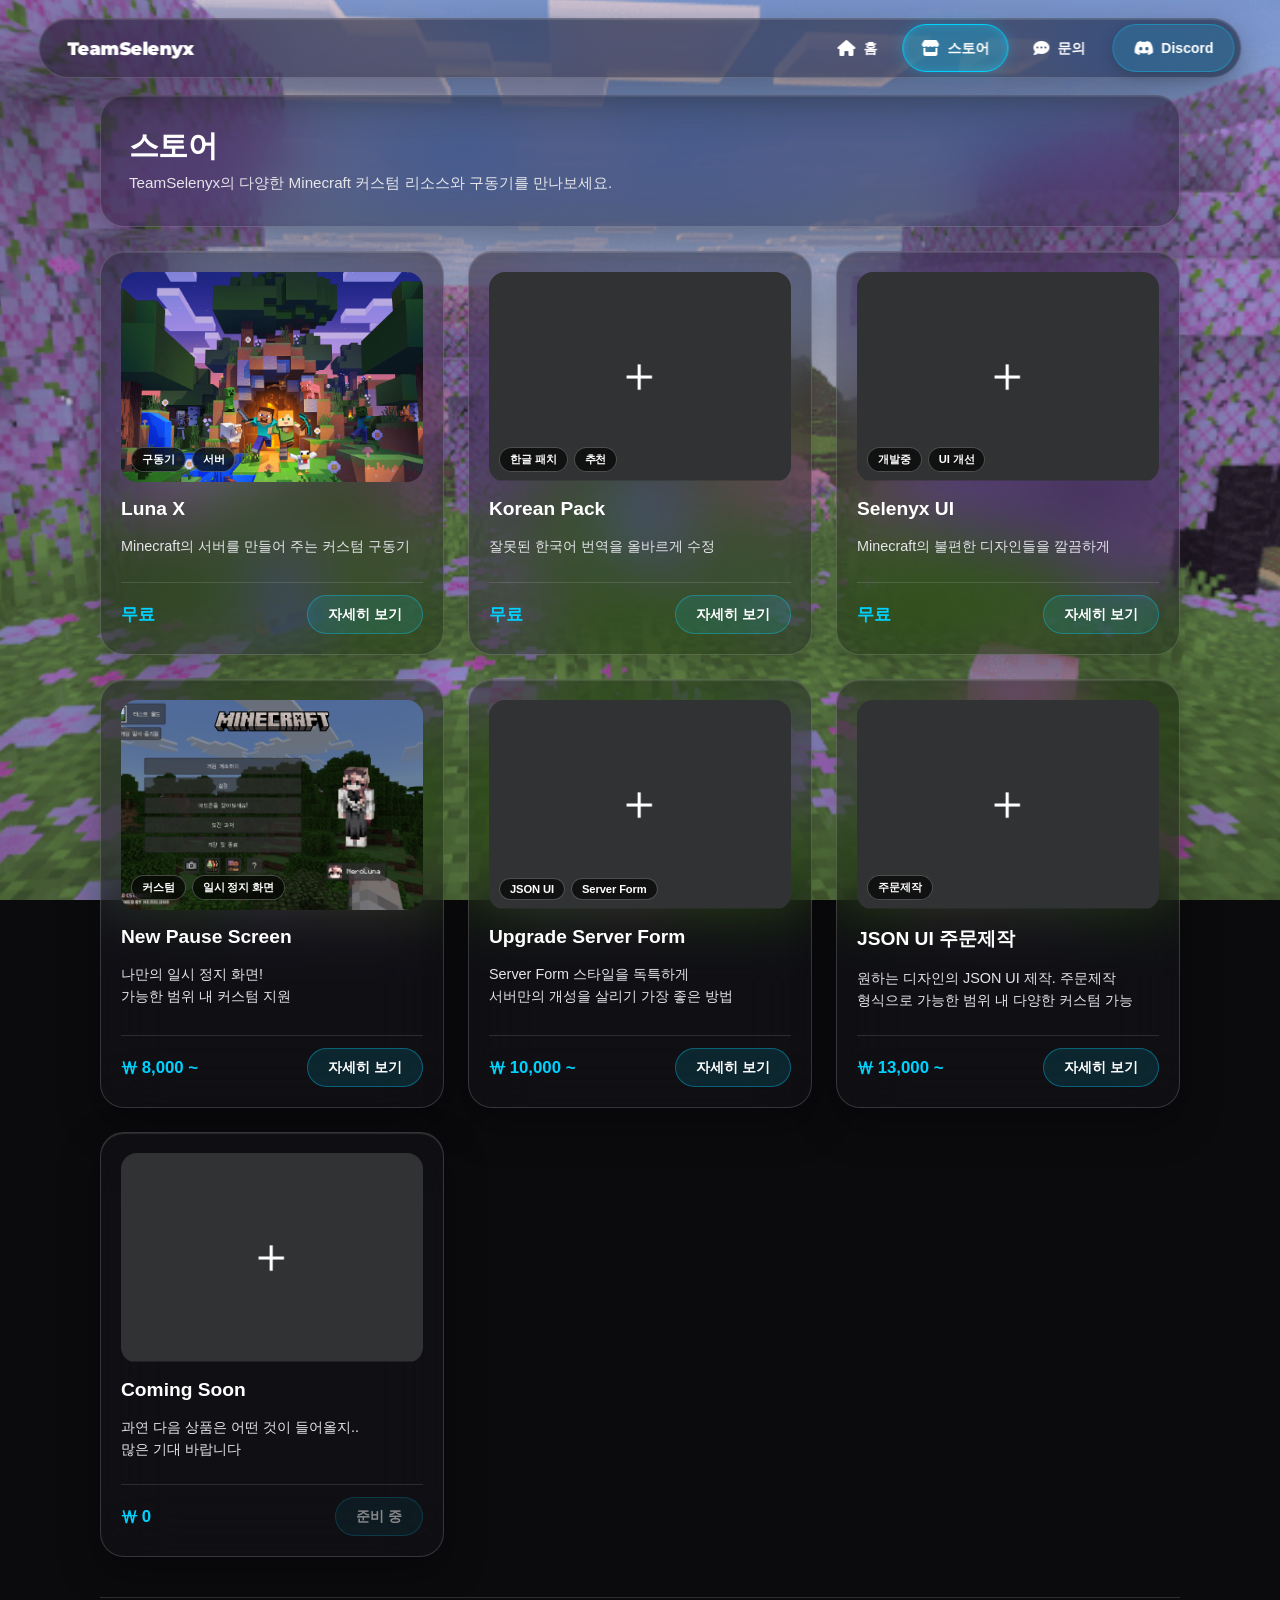
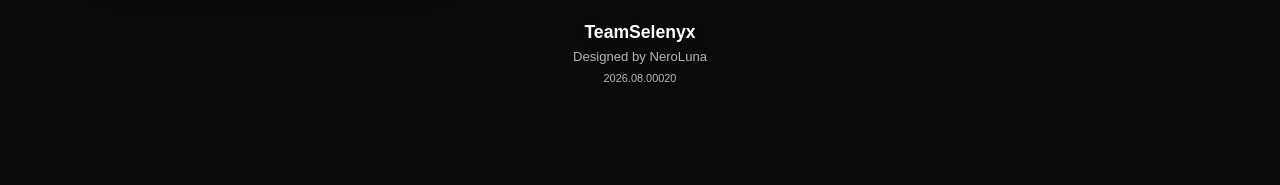
<file: store.html>
<!DOCTYPE html>
<html lang="ko">
<head>
    <meta charset="UTF-8">
    <meta name="viewport" content="width=device-width, initial-scale=1.0, maximum-scale=1.0, user-scalable=no, viewport-fit=cover">
    <meta name="theme-color" content="transparent">
    <meta name="apple-mobile-web-app-capable" content="yes">
    <meta name="apple-mobile-web-app-status-bar-style" content="black-translucent">
    <title>TeamSelenyx - 스토어</title>
    <link rel="icon" type="image/png" href="image/icon.png">
    <link rel="apple-touch-icon" href="image/logo.png">

    <link rel="stylesheet" href="css/style.css">
    <link rel="stylesheet" href="https://cdnjs.cloudflare.com/ajax/libs/font-awesome/6.5.2/css/all.min.css">
</head>
<body>

    <div id="common-bg"></div>
    <div id="common-header"></div>
    <div id="common-mobile-nav"></div>

    <div class="container">
        
        <section class="store-header-card">
            <div class="store-header-content">
                <h1 class="store-header-title">스토어</h1>
                <p class="store-header-sub">TeamSelenyx의 다양한 Minecraft 커스텀 리소스와 구동기를 만나보세요.</p>
            </div>
        </section>

        <section class="product-grid">
            <article class="product-card">
                <div class="product-card-media">
                    <img src="image/product_image_00000.png" alt="Luna X">
                    <div class="card-tag-wrapper">
                        <span class="tag-badge">구동기</span>
                        <span class="tag-badge">서버</span>
                    </div>
                </div>
                <h3 class="product-card-title">Luna X</h3>
                <p class="product-card-desc">Minecraft의 서버를 만들어 주는 커스텀 구동기</p>
                <div class="product-card-footer">
                    <span class="product-card-price">무료</span>
                    <a href="product.html?id=lunax" class="btn-card-buy">자세히 보기</a>
                </div>
            </article>

            <article class="product-card">
                <div class="product-card-media">
                    <img src="image/product_image_plus.png" alt="Korean Pack">
                    <div class="card-tag-wrapper">
                        <span class="tag-badge">한글 패치</span>
                        <span class="tag-badge">추천</span>
                    </div>
                </div>
                <h3 class="product-card-title">Korean Pack</h3>
                <p class="product-card-desc">잘못된 한국어 번역을 올바르게 수정</p>
                <div class="product-card-footer">
                    <span class="product-card-price">무료</span>
                    <a href="product.html?id=koreanpack" class="btn-card-buy">자세히 보기</a>
                </div>
            </article>

            <article class="product-card">
                <div class="product-card-media">
                    <img src="image/product_image_plus.png" alt="Selenyx UI">
                    <div class="card-tag-wrapper">
                        <span class="tag-badge">개발중</span>
                        <span class="tag-badge">UI 개선</span>
                    </div>
                </div>
                <h3 class="product-card-title">Selenyx UI</h3>
                <p class="product-card-desc">Minecraft의 불편한 디자인들을 깔끔하게</p>
                <div class="product-card-footer">
                    <span class="product-card-price">무료</span>
                    <a href="product.html?id=selenyxui" class="btn-card-buy">자세히 보기</a>
                </div>
            </article>

            <article class="product-card">
                <div class="product-card-media">
                    <img src="image/product_image_NewPauseScreen.png" alt="New Pause Screen">
                    <div class="card-tag-wrapper">
                        <span class="tag-badge">커스텀</span>
                        <span class="tag-badge">일시 정지 화면</span>
                    </div>
                </div>
                <h3 class="product-card-title">New Pause Screen</h3>
                <p class="product-card-desc">나만의 일시 정지 화면!<br>가능한 범위 내 커스텀 지원</p>
                <div class="product-card-footer">
                    <span class="product-card-price">₩ 8,000 ~</span>
                    <a href="product.html?id=newpausescreen" class="btn-card-buy">자세히 보기</a>
                </div>
            </article>

            <article class="product-card">
                <div class="product-card-media">
                    <img src="image/product_image_plus.png" alt="Upgrade Server Form">
                    <div class="card-tag-wrapper">
                        <span class="tag-badge">JSON UI</span>
                        <span class="tag-badge">Server Form</span>
                    </div>
                </div>
                <h3 class="product-card-title">Upgrade Server Form</h3>
                <p class="product-card-desc">Server Form 스타일을 독특하게<br>서버만의 개성을 살리기 가장 좋은 방법</p>
                <div class="product-card-footer">
                    <span class="product-card-price">₩ 10,000 ~</span>
                    <a href="product.html?id=upgradesereverform" class="btn-card-buy">자세히 보기</a>
                </div>
            </article>

            <article class="product-card">
                <div class="product-card-media">
                    <img src="image/product_image_plus.png" alt="JSON UI 주문제작">
                    <div class="card-tag-wrapper">
                        <span class="tag-badge">주문제작</span>
                    </div>
                </div>
                <h3 class="product-card-title">JSON UI 주문제작</h3>
                <p class="product-card-desc">원하는 디자인의 JSON UI 제작. 주문제작 형식으로 가능한 범위 내 다양한 커스텀 가능</p>
                <div class="product-card-footer">
                    <span class="product-card-price">₩ 13,000 ~</span>
                    <a href="product.html?id=jsonuicustom" class="btn-card-buy">자세히 보기</a>
                </div>
            </article>

            <article class="product-card">
                <div class="product-card-media">
                    <img src="image/product_image_plus.png" alt="Coming Soon">
                </div>
                <h3 class="product-card-title">Coming Soon</h3>
                <p class="product-card-desc">과연 다음 상품은 어떤 것이 들어올지..<br>많은 기대 바랍니다</p>
                <div class="product-card-footer">
                    <span class="product-card-price">₩ 0</span>
                    <a href="#" class="btn-card-buy" style="pointer-events: none; opacity: 0.5;">준비 중</a>
                </div>
            </article>
        </section>

        <div id="common-footer"></div>
    </div>

    <div class="modal-overlay" id="productModal"></div>

    <script src="js/components.js"></script>
    <script src="js/main.js"></script>
</body>
</html>
</file>
<file: css/style.css>
@charset "UTF-8";
@import url('https://fonts.googleapis.com/css2?family=Montserrat:wght@800;900&display=swap');

:root {
    --glass-bg: rgba(18, 18, 22, 0.42);
    --glass-card: rgba(22, 22, 26, 0.48);
    --glass-header: rgba(16, 16, 20, 0.52);
    --glass-border: rgba(255, 255, 255, 0.16);
    --glass-shadow: 0 16px 40px 0 rgba(0, 0, 0, 0.35), inset 0 1px 1px 0 rgba(255, 255, 255, 0.12);
    
    --primary-accent: #00d2ff;
    --primary-glow: rgba(0, 210, 255, 0.25);
    
    --text-main: #ffffff;
    --text-sub: #e5e5ea;

    --card-radius: 24px;
}

* {
    box-sizing: border-box;
    margin: 0;
    padding: 0;
    font-family: -apple-system, BlinkMacSystemFont, "SF Pro Display", "SF Pro Text", "Segoe UI", Roboto, sans-serif;
    -webkit-tap-highlight-color: transparent;
}

html {
    scroll-behavior: smooth;
    background-color: #0b0b0e;
    height: 100%;
}

body {
    color: var(--text-main);
    background-color: transparent !important;
    min-height: 100%;
    min-height: 100vh;
    min-height: 100dvh;
    overflow-x: hidden; 
    position: relative;
    padding-top: calc(95px + env(safe-area-inset-top));
    padding-bottom: calc(100px + env(safe-area-inset-bottom));
}

body.scroll-lock {
    overflow: hidden !important;
    touch-action: none;
}

/* 💡 상하단 안전영역 바깥까지 완전히 덮는 고정 배경 레이어 */
.fixed-bg-wrapper {
    position: fixed;
    top: calc(-1 * env(safe-area-inset-top));
    left: calc(-1 * env(safe-area-inset-left));
    right: calc(-1 * env(safe-area-inset-right));
    bottom: calc(-1 * env(safe-area-inset-bottom));
    width: calc(100vw + env(safe-area-inset-left) + env(safe-area-inset-right));
    height: calc(100% + env(safe-area-inset-top) + env(safe-area-inset-bottom));
    min-height: 100lvh;
    z-index: -1;
    pointer-events: none;
    overflow: hidden;
}

/* 블러 시 가장자리 번짐 방지 및 전체 커버 */
.custom-bg-img {
    position: absolute;
    top: -5%; left: -5%;
    width: 110%; height: 110%;
    background-image: url('../image/background.png');
    background-size: cover;
    background-position: center center;
    background-repeat: no-repeat;
    filter: blur(0px);
    transition: filter 0.15s ease-out;
    will-change: filter;
    transform: scale(1.05);
}

/* 불필요한 오버레이 비활성화 */
.top-gradient-overlay,
.bottom-gradient-overlay {
    display: none !important;
}

/* 상단 헤더 네비게이션 */
.header-nav {
    position: fixed;
    top: calc(18px + env(safe-area-inset-top));
    left: 50%;
    transform: translateX(-50%);
    width: 94%; max-width: 1280px;
    height: 60px;
    background: var(--glass-header);
    backdrop-filter: blur(35px) saturate(200%);
    -webkit-backdrop-filter: blur(35px) saturate(200%);
    border: 1px solid var(--glass-border);
    border-radius: 999px;
    box-shadow: var(--glass-shadow);
    display: flex;
    align-items: center;
    justify-content: space-between;
    padding: 6px;
    z-index: 1000;
}

.logo-btn {
    font-family: "Montserrat", -apple-system, BlinkMacSystemFont, "Segoe UI", sans-serif !important;
    font-size: 1.15rem;
    font-weight: 900;
    letter-spacing: -0.03em;
    color: var(--text-main);
    text-decoration: none;
    display: flex;
    align-items: center;
    justify-content: center;
    text-align: center;
    white-space: nowrap;
    height: 48px;
    padding: 0 22px;
    border-radius: 999px;
    background-color: transparent;
    transition: all 0.25s ease;
}

.logo-btn:hover {
    background-color: rgba(255, 255, 255, 0.12);
    color: var(--primary-accent);
    text-shadow: 0 0 12px var(--primary-glow);
}

.logo-btn:active {
    background-color: rgba(0, 210, 255, 0.25);
    color: #ffffff;
}

.desktop-menu-wrapper {
    display: flex;
    align-items: center;
    gap: 8px;
    margin-left: auto;
    height: 48px;
}

.desktop-menu {
    display: flex;
    gap: 6px;
    list-style: none;
    align-items: center;
    height: 100%;
}

.desktop-menu a {
    text-decoration: none;
    color: var(--text-main);
    font-weight: 600;
    font-size: 0.88rem;
    display: inline-flex;
    align-items: center;
    justify-content: center;
    gap: 8px;
    height: 48px;
    padding: 0 18px;
    border-radius: 999px;
    background-color: transparent;
    border: 1px solid transparent;
    transition: all 0.22s ease;
}

.desktop-menu a span,
.header-btn-link span {
    display: inline-block;
    line-height: 1;
}

.desktop-menu a i,
.header-btn-link i {
    font-size: 1rem;
    line-height: 1;
    display: inline-flex;
    align-items: center;
    justify-content: center;
}

.desktop-menu a:hover {
    background-color: rgba(0, 210, 255, 0.14);
    border-color: rgba(0, 210, 255, 0.25);
    color: var(--primary-accent);
    box-shadow: inset 0 0 10px rgba(0, 210, 255, 0.1);
}

.desktop-menu a.active,
.desktop-menu a:active {
    background-color: rgba(0, 210, 255, 0.28) !important;
    border-color: var(--primary-accent) !important;
    color: #ffffff !important;
    box-shadow: 0 0 15px var(--primary-glow), inset 0 0 8px rgba(0, 210, 255, 0.3) !important;
}

.header-btn-link {
    background: rgba(0, 210, 255, 0.14);
    border: 1px solid rgba(0, 210, 255, 0.35);
    color: #ffffff;
    text-decoration: none;
    padding: 0 20px;
    height: 48px;
    border-radius: 999px;
    font-weight: 700;
    font-size: 0.88rem;
    display: inline-flex;
    align-items: center;
    justify-content: center;
    gap: 8px;
    transition: all 0.22s ease;
    box-shadow: 0 4px 15px rgba(0, 0, 0, 0.2);
}

.header-btn-link:hover { 
    background: rgba(0, 210, 255, 0.22);
    border-color: var(--primary-accent);
    color: var(--primary-accent);
    box-shadow: 0 6px 20px var(--primary-glow);
}

.header-btn-link:active {
    background: rgba(0, 210, 255, 0.38);
    border-color: #ffffff;
    color: #ffffff;
}

/* 모바일 하단 플로팅 메뉴 */
.mobile-floating-nav {
    display: none;
    position: fixed;
    bottom: calc(16px + env(safe-area-inset-bottom));
    left: 50%;
    transform: translateX(-50%);
    width: 90%;
    max-width: 330px;
    height: 58px;
    background: var(--glass-header);
    backdrop-filter: blur(35px) saturate(200%);
    -webkit-backdrop-filter: blur(35px) saturate(200%);
    border: 1px solid var(--glass-border);
    border-radius: 999px;
    box-shadow: 0 12px 30px rgba(0, 0, 0, 0.5), inset 0 1px 1px rgba(255, 255, 255, 0.15);
    z-index: 9999;
    align-items: stretch;
    justify-content: center;
    padding: 6px;
    gap: 6px;
    box-sizing: border-box;
}

.mobile-floating-nav a {
    flex: 1 1 0px;
    height: 100%;
    display: flex;
    flex-direction: column;
    align-items: center;
    justify-content: center;
    gap: 3px;
    text-decoration: none;
    color: #aeaeb2;
    font-size: 0.68rem;
    font-weight: 600;
    border-radius: 999px;
    background-color: transparent;
    border: 1px solid transparent;
    transition: all 0.2s ease;
    padding: 0;
    margin: 0;
}

.mobile-floating-nav a span {
    display: inline-block;
    line-height: 1;
}

.mobile-floating-nav a i {
    font-size: 1.08rem;
    line-height: 1;
    display: inline-flex;
    align-items: center;
    justify-content: center;
}

.mobile-floating-nav a:hover {
    color: var(--primary-accent);
    background-color: rgba(0, 210, 255, 0.12);
    border-color: rgba(0, 210, 255, 0.2);
}

.mobile-floating-nav a.active,
.mobile-floating-nav a:active {
    color: #ffffff !important;
    background-color: rgba(0, 210, 255, 0.3) !important;
    border-color: var(--primary-accent) !important;
    box-shadow: 0 0 12px var(--primary-glow) !important;
}

/* 레이아웃 공통 */
.container {
    width: 90%;
    max-width: 1080px;
    margin: 0 auto;
    display: flex;
    flex-direction: column;
    gap: 24px;
}

.hero-banner {
    position: relative;
    width: 100%;
    min-height: 340px;
    border-radius: var(--card-radius);
    display: flex;
    align-items: center;
    justify-content: center;
    text-align: center;
    padding: 48px 24px;
    background: var(--glass-card);
    backdrop-filter: blur(35px) saturate(200%);
    -webkit-backdrop-filter: blur(35px) saturate(200%);
    border: 1px solid var(--glass-border);
    box-shadow: var(--glass-shadow);
}

.hero-content-glass {
    position: relative;
    z-index: 2;
    display: flex;
    flex-direction: column;
    align-items: center;
    gap: 16px;
    max-width: 680px;
}

.hero-content-glass h1 {
    font-size: 2.5rem;
    font-weight: 800;
    color: var(--text-main);
    letter-spacing: -0.02em;
}

.hero-content-glass p {
    font-size: 1.05rem;
    color: var(--text-sub);
    line-height: 1.6;
    font-weight: 500;
    word-break: keep-all;
}

.hero-btn-link {
    display: inline-flex;
    align-items: center;
    justify-content: center;
    margin-top: 12px;
    background: rgba(0, 210, 255, 0.14);
    border: 1px solid rgba(0, 210, 255, 0.4);
    color: #ffffff;
    text-decoration: none;
    padding: 13px 32px;
    font-size: 0.95rem;
    font-weight: 700;
    border-radius: 999px;
    box-shadow: 0 4px 18px rgba(0, 0, 0, 0.3);
    transition: all 0.25s ease;
}

.hero-btn-link:hover { 
    background: rgba(0, 210, 255, 0.25);
    border-color: var(--primary-accent);
    color: var(--primary-accent);
    box-shadow: 0 6px 24px var(--primary-glow);
}

.hero-btn-link:active {
    background: rgba(0, 210, 255, 0.4);
}

/* 소식 카드 그리드 */
.news-split-grid {
    display: grid;
    grid-template-columns: repeat(2, 1fr);
    gap: 24px;
    width: 100%;
}

.news-banner-card {
    position: relative;
    width: 100%;
    border-radius: var(--card-radius);
    overflow: hidden;
    border: 1px solid var(--glass-border);
    box-shadow: var(--glass-shadow);
    display: flex;
    flex-direction: column;
    justify-content: flex-start;
    padding: 18px 20px;
    background: var(--glass-card);
    transition: border-color 0.3s ease, box-shadow 0.3s ease;
    box-sizing: border-box;
}

.clickable-news-card {
    cursor: pointer;
}

.clickable-news-card:hover {
    border-color: rgba(0, 210, 255, 0.5);
    box-shadow: 0 20px 45px rgba(0, 0, 0, 0.45), 0 0 20px var(--primary-glow);
}

.news-banner-bg {
    position: absolute;
    top: 0; left: 0;
    width: 100%; height: 100%;
    object-fit: cover;
    z-index: 1;
    transition: transform 0.4s ease;
}

.clickable-news-card:hover .news-banner-bg {
    transform: scale(1.04);
}

.news-banner-overlay {
    position: absolute;
    top: 0; left: 0;
    width: 100%; height: 100%;
    background: linear-gradient(
        to bottom,
        rgba(10, 10, 14, 0.35) 0%,
        rgba(12, 12, 16, 0.65) 50%,
        rgba(10, 10, 14, 0.88) 100%
    );
    backdrop-filter: blur(3px);
    -webkit-backdrop-filter: blur(3px);
    z-index: 2;
}

.news-tag-top-left {
    position: relative;
    z-index: 3;
    display: flex;
    margin-bottom: 12px;
}

.news-banner-content {
    position: relative;
    z-index: 3;
    display: flex;
    flex-direction: column;
    gap: 6px;
}

.news-banner-title {
    font-size: 1.18rem;
    font-weight: 800;
    color: var(--text-main);
    letter-spacing: -0.01em;
    text-shadow: 0 2px 8px rgba(0, 0, 0, 0.8);
    line-height: 1.3;
}

.news-banner-desc {
    font-size: 0.88rem;
    color: #e5e5ea;
    line-height: 1.5;
    text-shadow: 0 1px 4px rgba(0, 0, 0, 0.8);
    font-weight: 500;
    word-break: keep-all;
}

/* 펀딩 카드 */
.main-funding-card {
    display: grid;
    grid-template-columns: 55% calc(45% - 24px);
    gap: 24px;
    width: 100%;
    align-items: center;
    background: var(--glass-card);
    backdrop-filter: blur(35px) saturate(200%);
    -webkit-backdrop-filter: blur(35px) saturate(200%);
    border: 1px solid var(--glass-border);
    border-radius: var(--card-radius);
    box-shadow: var(--glass-shadow);
    padding: 24px;
    box-sizing: border-box;
}

.main-funding-media {
    width: 100%;
}

.main-funding-media .slider-wrapper.ratio-16-9 {
    width: 100%;
    aspect-ratio: 16 / 9;
    height: auto !important;
    position: relative;
    border-radius: 16px;
    overflow: hidden;
    margin-bottom: 0;
}

.main-funding-media .slide-img {
    width: 100%;
    height: 100%;
    object-fit: cover;
}

.main-funding-content {
    display: flex;
    flex-direction: column;
    justify-content: space-between;
    height: 100%;
}

.main-funding-title {
    font-size: 1.55rem;
    font-weight: 800;
    color: var(--text-main);
    margin-bottom: 6px;
}

.main-funding-desc {
    font-size: 0.92rem;
    color: var(--text-sub);
    line-height: 1.6;
    word-break: keep-all;
}

.main-funding-notice-btn {
    width: 100%;
    background: rgba(255, 255, 255, 0.08);
    border: 1.5px solid rgba(0, 210, 255, 0.4);
    color: #ffffff;
    padding: 14px;
    border-radius: 16px;
    font-size: 0.95rem;
    font-weight: 700;
    display: flex;
    align-items: center;
    justify-content: center;
    margin-top: 20px;
    box-shadow: 0 4px 16px rgba(0, 0, 0, 0.25);
    letter-spacing: -0.01em;
}

.section-divider {
    width: 100%; height: 1px;
    background: linear-gradient(90deg, transparent 0%, rgba(255, 255, 255, 0.2) 50%, transparent 100%);
    margin: 4px 0;
}

.modal-divider {
    width: 100%; height: 1px;
    background: rgba(255, 255, 255, 0.14);
    margin: 12px 0;
}

/* 스토어 헤더 카드 */
.store-header-card {
    width: 100%;
    background: var(--glass-card);
    backdrop-filter: blur(35px) saturate(200%);
    -webkit-backdrop-filter: blur(35px) saturate(200%);
    border: 1px solid var(--glass-border);
    border-radius: var(--card-radius);
    box-shadow: var(--glass-shadow);
    padding: 32px 28px;
    display: flex;
    align-items: center;
    justify-content: flex-start;
    box-sizing: border-box;
}

.store-header-content {
    display: flex;
    flex-direction: column;
    align-items: flex-start;
    gap: 8px;
}

.store-header-title {
    font-size: 1.85rem;
    font-weight: 800;
    color: var(--text-main);
    letter-spacing: -0.02em;
    line-height: 1.2;
}

.store-header-sub {
    font-size: 0.95rem;
    color: var(--text-sub);
    font-weight: 500;
    line-height: 1.5;
    word-break: keep-all;
}

/* 상품 카드 그리드 */
.product-grid {
    display: grid;
    grid-template-columns: repeat(auto-fit, minmax(280px, 1fr));
    gap: 24px;
    width: 100%;
}

.product-card {
    background: var(--glass-card);
    backdrop-filter: blur(35px) saturate(200%);
    -webkit-backdrop-filter: blur(35px) saturate(200%);
    border: 1px solid var(--glass-border);
    border-radius: var(--card-radius);
    box-shadow: var(--glass-shadow);
    padding: 20px;
    display: flex;
    flex-direction: column;
    gap: 16px;
    transition: background 0.3s ease, border-color 0.3s ease;
}

.product-card:hover {
    background: rgba(36, 36, 44, 0.75);
    border-color: rgba(255, 255, 255, 0.28);
}

.product-card-media {
    width: 100%;
    height: 210px;
    border-radius: 16px;
    overflow: hidden;
    position: relative;
}

.product-card-media img {
    width: 100%; height: 100%; object-fit: cover;
}

.card-tag-wrapper {
    position: absolute;
    bottom: 10px; left: 10px;
    display: flex; gap: 6px;
    z-index: 5;
}

.tag-badge {
    background: rgba(0, 0, 0, 0.65);
    backdrop-filter: blur(10px);
    -webkit-backdrop-filter: blur(10px);
    color: #ffffff;
    font-size: 0.7rem;
    font-weight: 700;
    padding: 4px 10px;
    border-radius: 999px;
    border: 1px solid rgba(255, 255, 255, 0.25);
    letter-spacing: -0.01em;
}

.product-card-title {
    font-size: 1.2rem;
    font-weight: 800;
    color: var(--text-main);
}

.product-card-desc {
    font-size: 0.9rem;
    color: var(--text-sub);
    line-height: 1.5;
    flex-grow: 1;
    word-break: keep-all;
}

.product-card-footer {
    display: flex;
    align-items: center;
    justify-content: space-between;
    margin-top: 8px;
    padding-top: 12px;
    border-top: 1px solid rgba(255, 255, 255, 0.12);
}

.product-card-price {
    font-size: 1.05rem;
    font-weight: 800;
    color: var(--primary-accent);
}

.btn-card-buy {
    display: inline-flex;
    align-items: center;
    justify-content: center;
    text-decoration: none;
    background: rgba(0, 210, 255, 0.12);
    border: 1px solid rgba(0, 210, 255, 0.35);
    color: #ffffff; 
    padding: 9px 20px;
    font-size: 0.88rem;
    font-weight: 700;
    border-radius: 999px;
    cursor: pointer;
    transition: all 0.22s ease;
}

.btn-card-buy:hover { 
    background: rgba(0, 210, 255, 0.25);
    border-color: var(--primary-accent);
    color: var(--primary-accent);
    box-shadow: 0 4px 15px var(--primary-glow);
}

.btn-card-buy:active {
    background: rgba(0, 210, 255, 0.38);
}

.btn-card-buy:disabled { 
    background: rgba(255, 255, 255, 0.05); 
    border-color: rgba(255, 255, 255, 0.1); 
    color: #636366; 
    cursor: not-allowed; 
    pointer-events: none; 
}

/* 스토어 더보기 버튼 */
.store-more-section {
    width: 100%;
    display: flex;
    align-items: center;
    justify-content: center;
    margin-top: 4px;
}

.btn-store-more {
    display: inline-flex;
    align-items: center;
    justify-content: center;
    gap: 12px;
    text-decoration: none;
    background: var(--glass-card);
    backdrop-filter: blur(35px) saturate(200%);
    -webkit-backdrop-filter: blur(35px) saturate(200%);
    border: 1px solid rgba(0, 210, 255, 0.35);
    color: #ffffff;
    padding: 16px 36px;
    border-radius: 999px;
    font-size: 1rem;
    font-weight: 700;
    box-shadow: var(--glass-shadow);
    transition: all 0.25s ease;
}

.btn-store-more i {
    color: var(--primary-accent);
    transition: transform 0.3s ease;
}

.btn-store-more:hover {
    background: rgba(0, 210, 255, 0.2);
    border-color: var(--primary-accent);
    color: var(--primary-accent);
    box-shadow: 0 8px 25px var(--primary-glow);
}

.btn-store-more:hover i {
    transform: translateX(4px);
}

.btn-store-more:active {
    background: rgba(0, 210, 255, 0.35);
}

/* 푸터 */
.footer-section {
    margin-top: 16px;
    padding-top: 24px;
    border-top: 1px solid rgba(255, 255, 255, 0.15);
    display: flex;
    flex-direction: column;
    align-items: center;
    gap: 6px;
    text-align: center;
}

.footer-brand {
    font-size: 1.1rem;
    font-weight: 800;
    color: #ffffff;
    text-shadow: 0 2px 10px rgba(0,0,0,0.5);
}

.footer-text {
    font-size: 0.82rem;
    color: rgba(255, 255, 255, 0.7);
    text-shadow: 0 1px 6px rgba(0,0,0,0.6);
    font-weight: 500;
}

/* 모달 공통 */
.modal-overlay {
    position: fixed;
    top: 0; left: 0;
    width: 100%; height: 100%;
    background: rgba(0, 0, 0, 0.65); 
    backdrop-filter: blur(35px);
    -webkit-backdrop-filter: blur(35px);
    display: flex;
    justify-content: center;
    align-items: center;
    opacity: 0;
    visibility: hidden;
    transition: opacity 0.25s ease, visibility 0.25s ease; 
    z-index: 10000;
    padding: 20px;
}

.modal-overlay.active {
    opacity: 1;
    visibility: visible;
}

.close-btn {
    position: absolute;
    top: 16px; right: 16px;
    width: 38px; height: 38px;
    background: rgba(255, 255, 255, 0.12);
    border: 1.5px solid rgba(255, 255, 255, 0.3);
    border-radius: 50%;
    cursor: pointer; 
    display: flex;
    align-items: center;
    justify-content: center;
    color: #ffffff;
    z-index: 10;
    box-shadow: 0 4px 12px rgba(0,0,0,0.3);
    transition: all 0.22s ease;
}

.close-btn i {
    font-size: 1.1rem;
    line-height: 1;
    display: flex;
    align-items: center;
    justify-content: center;
}

.close-btn:hover {
    background: rgba(255, 255, 255, 0.25);
}

.close-btn:active {
    background: rgba(255, 255, 255, 0.4);
}

.news-modal-box {
    background: rgba(20, 20, 26, 0.88); 
    backdrop-filter: blur(35px) saturate(200%);
    -webkit-backdrop-filter: blur(35px) saturate(200%);
    border-radius: var(--card-radius);
    border: 1px solid rgba(255, 255, 255, 0.2);
    width: 100%;
    max-width: 600px;
    max-height: 90vh;
    overflow-y: auto;
    padding: 24px;
    position: relative;
    box-shadow: 0 28px 60px rgba(0,0,0,0.5);
    display: flex;
    flex-direction: column;
    gap: 16px;
    box-sizing: border-box;
}

.news-modal-media {
    width: 100%;
    aspect-ratio: 16 / 9;
    border-radius: 16px;
    overflow: hidden;
}

.news-modal-media img {
    width: 100%; height: 100%; object-fit: cover;
}

.news-modal-header {
    display: flex;
    align-items: center;
    justify-content: space-between;
    flex-wrap: wrap;
    gap: 8px;
}

.news-modal-meta {
    font-size: 0.82rem;
    color: #aeaeb2;
    font-weight: 600;
}

.news-modal-title {
    font-size: 1.45rem;
    font-weight: 800;
    color: var(--text-main);
    letter-spacing: -0.02em;
    line-height: 1.3;
}

.news-modal-desc {
    font-size: 0.95rem;
    color: var(--text-sub);
    line-height: 1.65;
    white-space: pre-line;
    word-break: keep-all;
}

.news-modal-link-btn {
    width: 100%;
    display: inline-flex;
    align-items: center;
    justify-content: center;
    gap: 8px;
    text-decoration: none;
    background: rgba(0, 210, 255, 0.14);
    border: 1px solid rgba(0, 210, 255, 0.4);
    color: #ffffff;
    padding: 14px;
    border-radius: 16px;
    font-size: 0.95rem;
    font-weight: 700;
    transition: all 0.22s ease;
    box-shadow: 0 4px 15px rgba(0, 0, 0, 0.3);
}

.news-modal-link-btn:hover {
    background: rgba(0, 210, 255, 0.25);
    border-color: var(--primary-accent);
    color: var(--primary-accent);
    box-shadow: 0 6px 20px var(--primary-glow);
}

.news-modal-link-btn:active {
    background: rgba(0, 210, 255, 0.4);
    color: #ffffff;
}

.modal-tag-pill {
    background: rgba(0, 210, 255, 0.14);
    color: var(--primary-accent);
    font-size: 0.75rem;
    font-weight: 700;
    padding: 4px 12px;
    border-radius: 999px;
    border: 1px solid rgba(0, 210, 255, 0.3);
}

/* 슬라이더 공통 */
.slider-wrapper {
    position: relative;
    width: 100%;
    border-radius: 16px;
    overflow: hidden;
}

.slide-img {
    width: 100%; height: 100%;
    object-fit: cover;
    display: none;
}

.slide-img.active {
    display: block;
}

.slider-dots-container {
    position: absolute;
    bottom: 10px; left: 50%;
    transform: translateX(-50%);
    display: flex; gap: 6px;
    z-index: 6;
    background: rgba(0, 0, 0, 0.55);
    backdrop-filter: blur(8px);
    padding: 4px 10px;
    border-radius: 999px;
}

.dot-item {
    width: 7px; height: 7px;
    border-radius: 50%;
    background: rgba(255, 255, 255, 0.35);
    transition: all 0.3s ease;
}

.dot-item.active {
    background: #fff;
    width: 16px;
    border-radius: 999px;
}

.nav-btn {
    position: absolute;
    top: 50%;
    transform: translateY(-50%);
    background: rgba(0, 0, 0, 0.55);
    border: 1px solid rgba(255, 255, 255, 0.2);
    width: 38px; height: 38px;
    border-radius: 50%;
    cursor: pointer;
    display: flex;
    align-items: center;
    justify-content: center;
    box-shadow: 0 4px 10px rgba(0,0,0,0.3);
    z-index: 7;
    transition: all 0.2s ease;
    color: #ffffff;
}

.nav-btn i {
    font-size: 0.95rem;
    line-height: 1;
    display: flex;
    align-items: center;
    justify-content: center;
}

.nav-btn:hover { background: rgba(0, 0, 0, 0.85); color: var(--primary-accent); }
.nav-btn:active { background: rgba(0, 0, 0, 0.95); }
.prev-btn { left: 12px; }
.next-btn { right: 12px; }

/* 게이지바 */
.gauge-container {
    width: 100%;
    margin-top: 4px;
    display: flex;
    flex-direction: column;
    gap: 8px;
}

.gauge-bar-bg {
    width: 100%;
    height: 16px;
    background: rgba(255, 255, 255, 0.12);
    border-radius: 999px;
    overflow: hidden;
    position: relative;
    box-shadow: inset 0 1px 3px rgba(0, 0, 0, 0.35);
}

.gauge-bar-fill {
    height: 100%;
    background: linear-gradient(90deg, #00d2ff 0%, #00f2fe 100%);
    border-radius: 999px;
    width: 0%;
    transition: width 1.2s cubic-bezier(0.2, 0.8, 0.2, 1);
}

.gauge-info-text {
    display: flex;
    justify-content: space-between;
    align-items: center;
    font-size: 0.85rem;
    font-weight: 700;
    color: var(--text-main);
}

.gauge-percent {
    color: var(--primary-accent);
    font-weight: 800;
}

/* ========================================== */
/* 📱 [모바일 및 태블릿 최적화 미디어 쿼리] */
/* ========================================== */
@media (max-width: 820px) {
    body {
        padding-top: calc(76px + env(safe-area-inset-top));
    }

    .header-nav {
        left: calc(16px + env(safe-area-inset-left));
        top: calc(16px + env(safe-area-inset-top));
        transform: none;
        width: auto; height: 48px;
        padding: 6px;
    }

    .logo-btn {
        font-size: 1rem;
        height: 36px;
        padding: 0 16px;
    }

    .desktop-menu-wrapper {
        display: none;
    }

    .mobile-floating-nav {
        display: flex;
    }

    .container {
        width: 92%;
        gap: 20px;
    }

    .hero-banner {
        min-height: auto;
        padding: 36px 18px;
    }

    .hero-content-glass h1 {
        font-size: 1.9rem;
    }

    .hero-content-glass p {
        font-size: 0.95rem;
    }

    .main-funding-card {
        grid-template-columns: 1fr;
        gap: 18px;
        padding: 18px;
    }

    .main-funding-title {
        font-size: 1.35rem;
    }

    .news-split-grid {
        grid-template-columns: 1fr;
        gap: 16px;
    }

    .news-banner-card {
        padding: 16px;
    }

    .news-banner-title {
        font-size: 1.12rem;
    }

    .product-grid {
        grid-template-columns: 1fr;
        gap: 18px;
    }

    .product-card {
        padding: 16px;
    }

    .product-card-media {
        height: 180px;
    }

    .store-header-card {
        padding: 24px 18px;
    }

    .store-header-title {
        font-size: 1.5rem;
    }

    .news-modal-box {
        padding: 18px;
        max-height: 85vh;
    }

    .news-modal-title {
        font-size: 1.25rem;
    }

    .btn-store-more {
        width: 100%;
        padding: 14px 20px;
        font-size: 0.92rem;
    }
}
</file>
